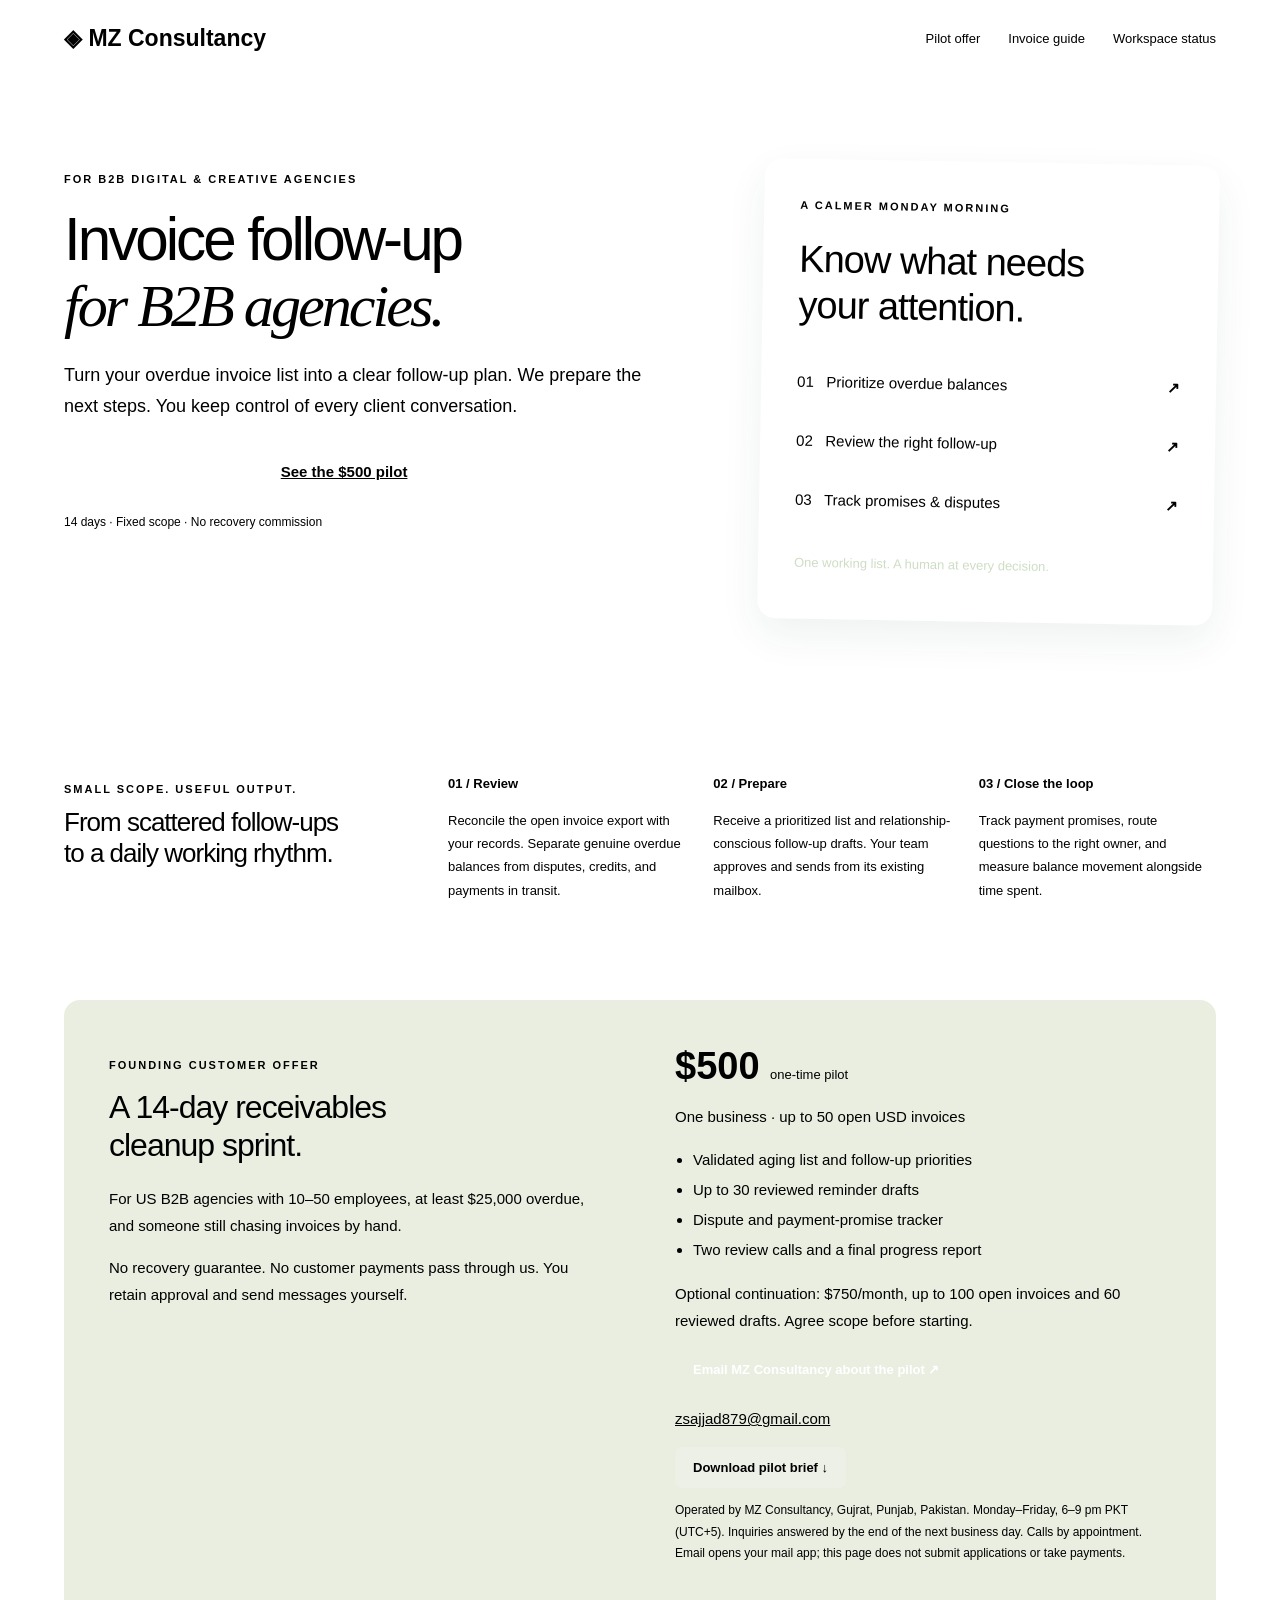
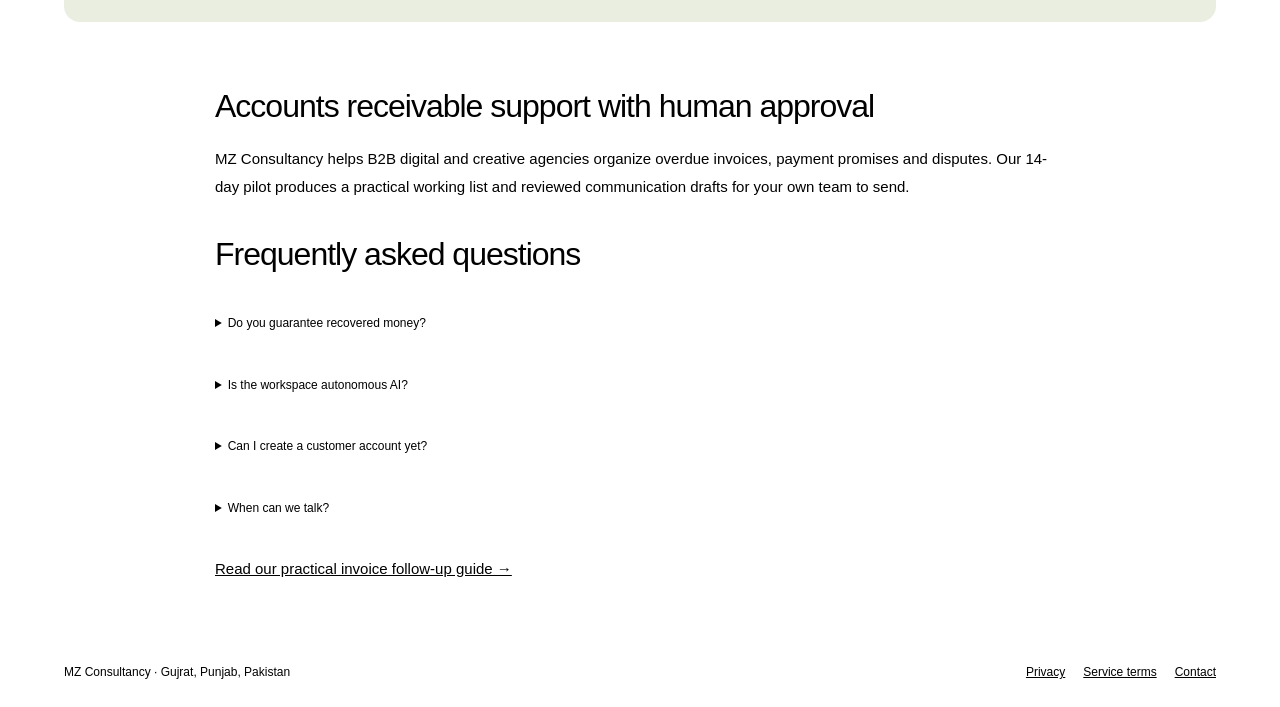
<file: index.html>
<!doctype html><html lang="en"><head><meta charset="utf-8"><meta name="viewport" content="width=device-width,initial-scale=1"><title>Invoice Follow-Up for Agencies | MZ Consultancy</title><meta name="description" content="A $500, 14-day receivables cleanup for B2B agencies. Reviewed reminders, dispute tracking and payment promises. Based in Gujrat, Pakistan."><meta name="robots" content="index,follow"><link rel="canonical" href="__SITE_ORIGIN__/"><meta property="og:type" content="website"><meta property="og:title" content="Invoice Follow-Up for Agencies | MZ Consultancy"><meta property="og:description" content="A $500, 14-day receivables cleanup for B2B agencies. Reviewed reminders, dispute tracking and payment promises. Based in Gujrat, Pakistan."><meta property="og:url" content="__SITE_ORIGIN__/"><meta name="twitter:card" content="summary"><link rel="icon" href="data:image/svg+xml,%3Csvg xmlns='http://www.w3.org/2000/svg' viewBox='0 0 40 40'%3E%3Crect width='40' height='40' rx='10' fill='%231e493f'/%3E%3Cpath d='M10 21l7 7 14-17' fill='none' stroke='%23d7ef94' stroke-width='4'/%3E%3C/svg%3E"><link rel="stylesheet" href="/style.css"><script type="application/ld+json">{"@context":"https://schema.org","@type":"Organization","name":"MZ Consultancy","url":"__SITE_ORIGIN__","email":"zsajjad879@gmail.com","address":{"@type":"PostalAddress","addressLocality":"Gujrat","addressRegion":"Punjab","addressCountry":"PK"}}</script></head><body><a class="skip" href="#main">Skip to content</a><header><a class="brand" href="/">◈ MZ Consultancy</a><nav><a href="/#pilot">Pilot offer</a><a href="/invoice-follow-up-guide.html">Invoice guide</a><a href="/workspace-status.html" target="_top">Workspace status</a></nav></header><main id="main"><section class="hero"><div><p class="eyebrow">FOR B2B DIGITAL & CREATIVE AGENCIES</p><h1>Invoice follow-up<br><em>for B2B agencies.</em></h1><p class="intro">Turn your overdue invoice list into a clear follow-up plan. We prepare the next steps. You keep control of every client conversation.</p><div class="actions"><a class="button" href="/workspace-status.html" target="_top">View workspace status ↗</a><a class="link" href="#pilot">See the $500 pilot</a></div><p class="muted">14 days · Fixed scope · No recovery commission</p></div><div class="hero-card"><span class="eyebrow">A CALMER MONDAY MORNING</span><h2>Know what needs<br>your attention.</h2><div class="mini"><span>01 &nbsp; Prioritize overdue balances</span><b>↗</b></div><div class="mini"><span>02 &nbsp; Review the right follow-up</span><b>↗</b></div><div class="mini"><span>03 &nbsp; Track promises & disputes</span><b>↗</b></div><p>One working list. A human at every decision.</p></div></section><section id="method" class="method"><div><p class="eyebrow">SMALL SCOPE. USEFUL OUTPUT.</p><h2>From scattered follow-ups<br>to a daily working rhythm.</h2></div><article><b>01 / Review</b><p>Reconcile the open invoice export with your records. Separate genuine overdue balances from disputes, credits, and payments in transit.</p></article><article><b>02 / Prepare</b><p>Receive a prioritized list and relationship-conscious follow-up drafts. Your team approves and sends from its existing mailbox.</p></article><article><b>03 / Close the loop</b><p>Track payment promises, route questions to the right owner, and measure balance movement alongside time spent.</p></article></section><section id="pilot" class="offer"><div><p class="eyebrow">FOUNDING CUSTOMER OFFER</p><h2>A 14-day receivables<br>cleanup sprint.</h2><p>For US B2B agencies with 10–50 employees, at least $25,000 overdue, and someone still chasing invoices by hand.</p><p>No recovery guarantee. No customer payments pass through us. You retain approval and send messages yourself.</p></div><div class="price"><h3>$500 <span>one-time pilot</span></h3><p>One business · up to 50 open USD invoices</p><ul><li>Validated aging list and follow-up priorities</li><li>Up to 30 reviewed reminder drafts</li><li>Dispute and payment-promise tracker</li><li>Two review calls and a final progress report</li></ul><p>Optional continuation: $750/month, up to 100 open invoices and 60 reviewed drafts. Agree scope before starting.</p><a class="button" href="mailto:zsajjad879@gmail.com?subject=Receivables%20Studio%20pilot%20inquiry">Email MZ Consultancy about the pilot ↗</a><p><a href="mailto:zsajjad879@gmail.com">zsajjad879@gmail.com</a></p><a class="button secondary" href="/pilot-brief.txt" download>Download pilot brief ↓</a><p class="muted">Operated by MZ Consultancy, Gujrat, Punjab, Pakistan. Monday–Friday, 6–9 pm PKT (UTC+5). Inquiries answered by the end of the next business day. Calls by appointment. Email opens your mail app; this page does not submit applications or take payments.</p></div></section><section class="content"><h2>Accounts receivable support with human approval</h2><p>MZ Consultancy helps B2B digital and creative agencies organize overdue invoices, payment promises and disputes. Our 14-day pilot produces a practical working list and reviewed communication drafts for your own team to send.</p><h2>Frequently asked questions</h2><details><summary>Do you guarantee recovered money?</summary><p>No. The fee covers the agreed review, drafts and report. Payments depend on your customers and their circumstances.</p></details><details><summary>Is the workspace autonomous AI?</summary><p>No. The current prototype uses editable templates and local-session calculations. It does not send messages, connect a bank, or store invoice files on a server.</p></details><details><summary>Can I create a customer account yet?</summary><p>Customer accounts are not open yet. We are preparing the protected workspace. You can email us to discuss the operator-assisted pilot and see a demonstration with fictional invoices.</p></details><details><summary>When can we talk?</summary><p>Monday–Friday, 6–9 pm Pakistan time (UTC+5), by appointment. Email zsajjad879@gmail.com to discuss the pilot.</p></details><p><a href="/invoice-follow-up-guide.html">Read our practical invoice follow-up guide →</a></p></section><footer><span>MZ Consultancy · Gujrat, Punjab, Pakistan</span><div class="legal-links"><a href="/privacy.html">Privacy</a><a href="/terms.html">Service terms</a><a href="mailto:zsajjad879@gmail.com">Contact</a></div></footer></main></body></html>
</file>
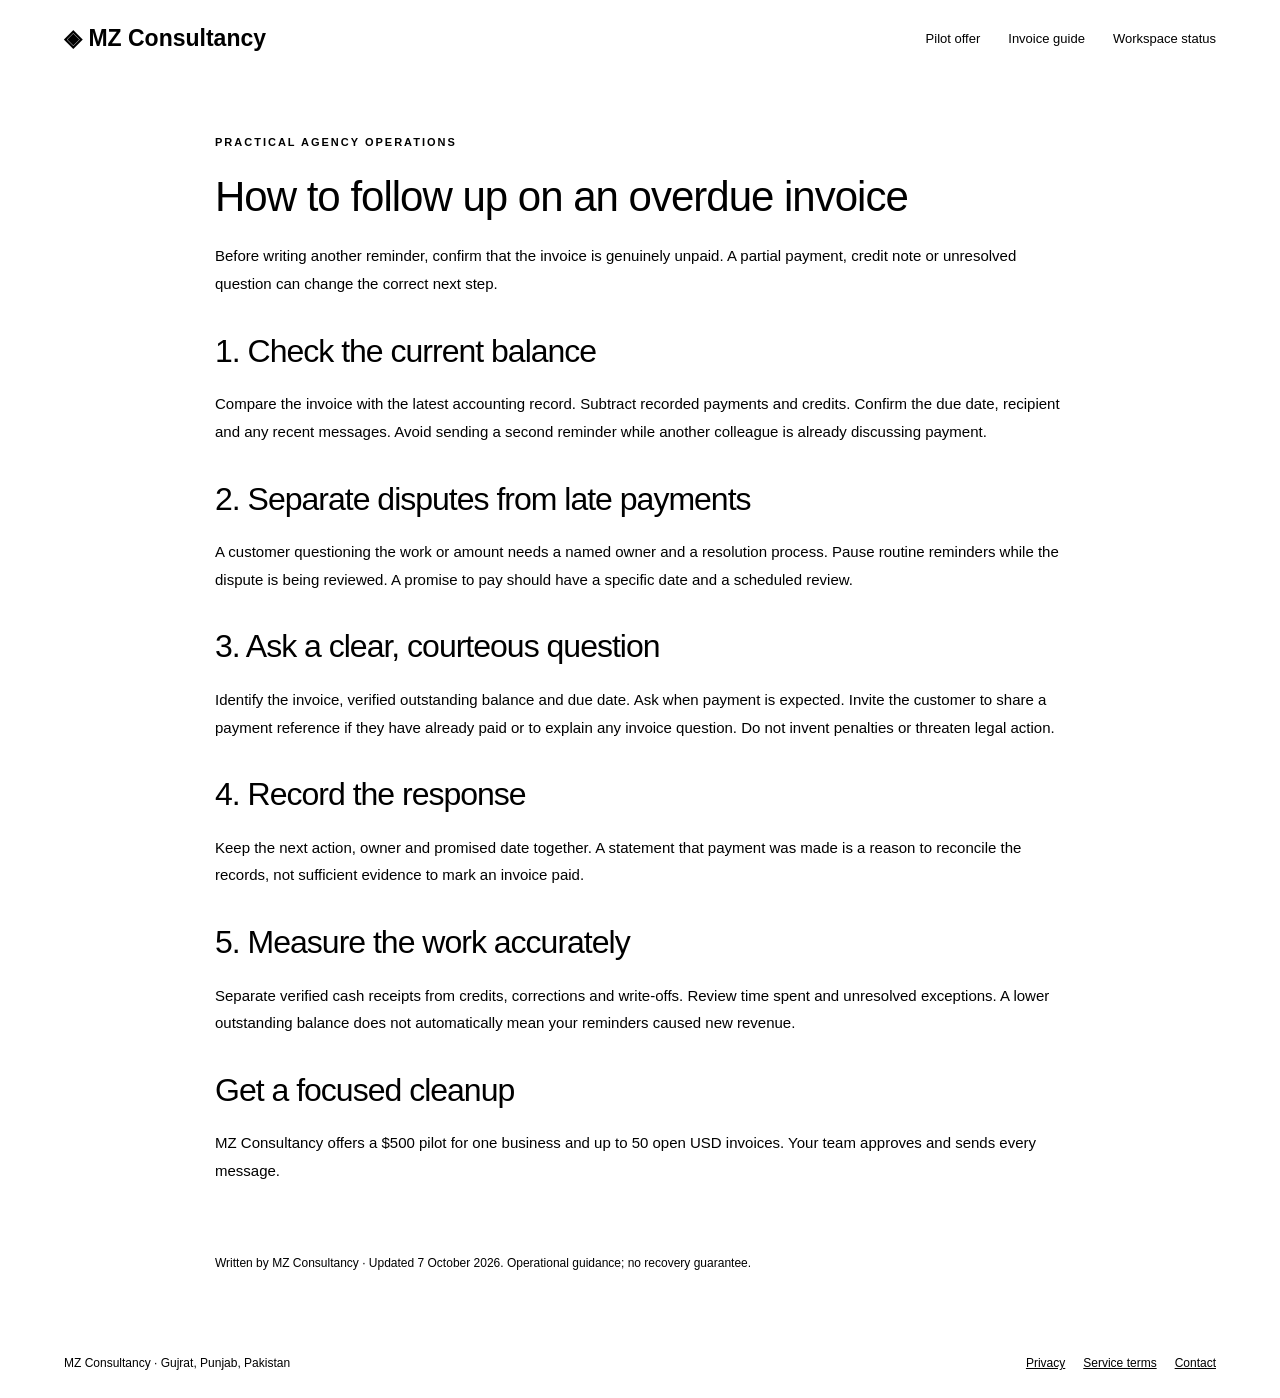
<file: invoice-follow-up-guide.html>
<!doctype html><html lang="en"><head><meta charset="utf-8"><meta name="viewport" content="width=device-width,initial-scale=1"><title>How to Follow Up on Overdue Invoices | MZ Consultancy</title><meta name="description" content="A practical invoice follow-up workflow for agencies: verify balances, check disputes, request payment dates and keep a clear record."><meta name="robots" content="index,follow"><link rel="canonical" href="__SITE_ORIGIN__/invoice-follow-up-guide.html"><meta property="og:type" content="website"><meta property="og:title" content="How to Follow Up on Overdue Invoices | MZ Consultancy"><meta property="og:description" content="A practical invoice follow-up workflow for agencies: verify balances, check disputes, request payment dates and keep a clear record."><meta property="og:url" content="__SITE_ORIGIN__/invoice-follow-up-guide.html"><meta name="twitter:card" content="summary"><link rel="icon" href="data:image/svg+xml,%3Csvg xmlns='http://www.w3.org/2000/svg' viewBox='0 0 40 40'%3E%3Crect width='40' height='40' rx='10' fill='%231e493f'/%3E%3Cpath d='M10 21l7 7 14-17' fill='none' stroke='%23d7ef94' stroke-width='4'/%3E%3C/svg%3E"><link rel="stylesheet" href="/style.css"></head><body><a class="skip" href="#main">Skip to content</a><header><a class="brand" href="/">◈ MZ Consultancy</a><nav><a href="/#pilot">Pilot offer</a><a href="/invoice-follow-up-guide.html">Invoice guide</a><a href="/workspace-status.html" target="_top">Workspace status</a></nav></header><main id="main"><article class="content"><p class="eyebrow">PRACTICAL AGENCY OPERATIONS</p><h1>How to follow up on an overdue invoice</h1><p>Before writing another reminder, confirm that the invoice is genuinely unpaid. A partial payment, credit note or unresolved question can change the correct next step.</p><h2>1. Check the current balance</h2><p>Compare the invoice with the latest accounting record. Subtract recorded payments and credits. Confirm the due date, recipient and any recent messages. Avoid sending a second reminder while another colleague is already discussing payment.</p><h2>2. Separate disputes from late payments</h2><p>A customer questioning the work or amount needs a named owner and a resolution process. Pause routine reminders while the dispute is being reviewed. A promise to pay should have a specific date and a scheduled review.</p><h2>3. Ask a clear, courteous question</h2><p>Identify the invoice, verified outstanding balance and due date. Ask when payment is expected. Invite the customer to share a payment reference if they have already paid or to explain any invoice question. Do not invent penalties or threaten legal action.</p><h2>4. Record the response</h2><p>Keep the next action, owner and promised date together. A statement that payment was made is a reason to reconcile the records, not sufficient evidence to mark an invoice paid.</p><h2>5. Measure the work accurately</h2><p>Separate verified cash receipts from credits, corrections and write-offs. Review time spent and unresolved exceptions. A lower outstanding balance does not automatically mean your reminders caused new revenue.</p><h2>Get a focused cleanup</h2><p>MZ Consultancy offers a $500 pilot for one business and up to 50 open USD invoices. Your team approves and sends every message.</p><a class="button" href="/#pilot">See the pilot scope</a><p class="muted">Written by MZ Consultancy · Updated 7 October 2026. Operational guidance; no recovery guarantee.</p></article><footer><span>MZ Consultancy · Gujrat, Punjab, Pakistan</span><div class="legal-links"><a href="/privacy.html">Privacy</a><a href="/terms.html">Service terms</a><a href="mailto:zsajjad879@gmail.com">Contact</a></div></footer></main></body></html>
</file>
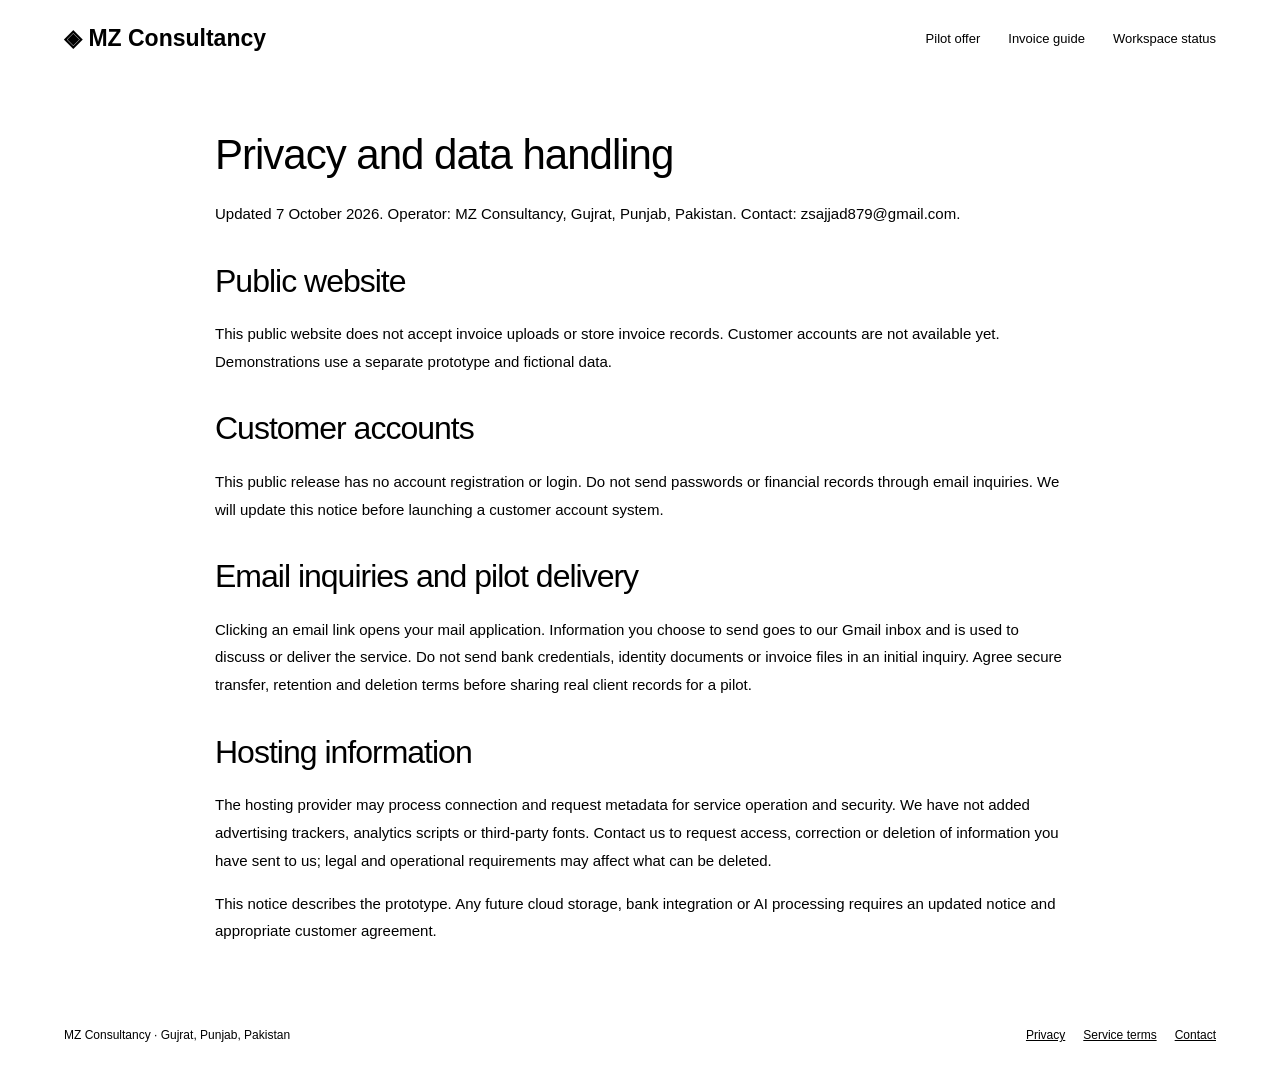
<file: privacy.html>
<!doctype html><html lang="en"><head><meta charset="utf-8"><meta name="viewport" content="width=device-width,initial-scale=1"><title>Privacy | MZ Consultancy</title><meta name="description" content="How the Receivables Studio prototype handles local invoice data, sign-in and email inquiries."><meta name="robots" content="index,follow"><link rel="canonical" href="__SITE_ORIGIN__/privacy.html"><meta property="og:type" content="website"><meta property="og:title" content="Privacy | MZ Consultancy"><meta property="og:description" content="How the Receivables Studio prototype handles local invoice data, sign-in and email inquiries."><meta property="og:url" content="__SITE_ORIGIN__/privacy.html"><meta name="twitter:card" content="summary"><link rel="icon" href="data:image/svg+xml,%3Csvg xmlns='http://www.w3.org/2000/svg' viewBox='0 0 40 40'%3E%3Crect width='40' height='40' rx='10' fill='%231e493f'/%3E%3Cpath d='M10 21l7 7 14-17' fill='none' stroke='%23d7ef94' stroke-width='4'/%3E%3C/svg%3E"><link rel="stylesheet" href="/style.css"></head><body><a class="skip" href="#main">Skip to content</a><header><a class="brand" href="/">◈ MZ Consultancy</a><nav><a href="/#pilot">Pilot offer</a><a href="/invoice-follow-up-guide.html">Invoice guide</a><a href="/workspace-status.html" target="_top">Workspace status</a></nav></header><main id="main"><article class="content"><h1>Privacy and data handling</h1><p>Updated 7 October 2026. Operator: MZ Consultancy, Gujrat, Punjab, Pakistan. Contact: zsajjad879@gmail.com.</p><h2>Public website</h2><p>This public website does not accept invoice uploads or store invoice records. Customer accounts are not available yet. Demonstrations use a separate prototype and fictional data.</p><h2>Customer accounts</h2><p>This public release has no account registration or login. Do not send passwords or financial records through email inquiries. We will update this notice before launching a customer account system.</p><h2>Email inquiries and pilot delivery</h2><p>Clicking an email link opens your mail application. Information you choose to send goes to our Gmail inbox and is used to discuss or deliver the service. Do not send bank credentials, identity documents or invoice files in an initial inquiry. Agree secure transfer, retention and deletion terms before sharing real client records for a pilot.</p><h2>Hosting information</h2><p>The hosting provider may process connection and request metadata for service operation and security. We have not added advertising trackers, analytics scripts or third-party fonts. Contact us to request access, correction or deletion of information you have sent to us; legal and operational requirements may affect what can be deleted.</p><p>This notice describes the prototype. Any future cloud storage, bank integration or AI processing requires an updated notice and appropriate customer agreement.</p></article><footer><span>MZ Consultancy · Gujrat, Punjab, Pakistan</span><div class="legal-links"><a href="/privacy.html">Privacy</a><a href="/terms.html">Service terms</a><a href="mailto:zsajjad879@gmail.com">Contact</a></div></footer></main></body></html>
</file>
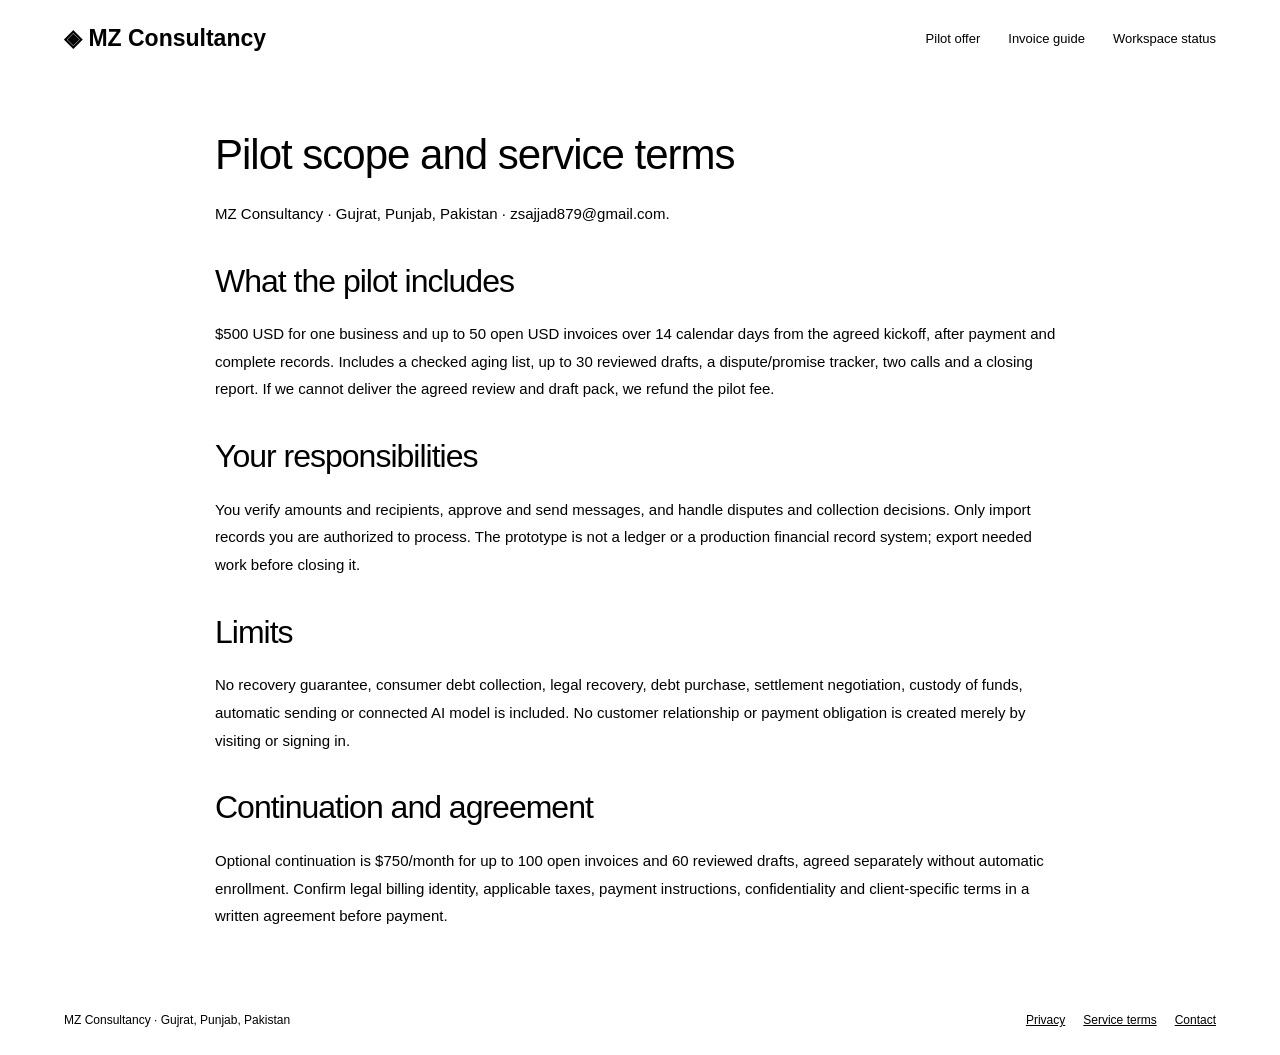
<file: terms.html>
<!doctype html><html lang="en"><head><meta charset="utf-8"><meta name="viewport" content="width=device-width,initial-scale=1"><title>Pilot Scope and Terms | MZ Consultancy</title><meta name="description" content="Scope, pricing and responsibilities for the MZ Consultancy receivables pilot."><meta name="robots" content="index,follow"><link rel="canonical" href="__SITE_ORIGIN__/terms.html"><meta property="og:type" content="website"><meta property="og:title" content="Pilot Scope and Terms | MZ Consultancy"><meta property="og:description" content="Scope, pricing and responsibilities for the MZ Consultancy receivables pilot."><meta property="og:url" content="__SITE_ORIGIN__/terms.html"><meta name="twitter:card" content="summary"><link rel="icon" href="data:image/svg+xml,%3Csvg xmlns='http://www.w3.org/2000/svg' viewBox='0 0 40 40'%3E%3Crect width='40' height='40' rx='10' fill='%231e493f'/%3E%3Cpath d='M10 21l7 7 14-17' fill='none' stroke='%23d7ef94' stroke-width='4'/%3E%3C/svg%3E"><link rel="stylesheet" href="/style.css"></head><body><a class="skip" href="#main">Skip to content</a><header><a class="brand" href="/">◈ MZ Consultancy</a><nav><a href="/#pilot">Pilot offer</a><a href="/invoice-follow-up-guide.html">Invoice guide</a><a href="/workspace-status.html" target="_top">Workspace status</a></nav></header><main id="main"><article class="content"><h1>Pilot scope and service terms</h1><p>MZ Consultancy · Gujrat, Punjab, Pakistan · zsajjad879@gmail.com.</p><h2>What the pilot includes</h2><p>$500 USD for one business and up to 50 open USD invoices over 14 calendar days from the agreed kickoff, after payment and complete records. Includes a checked aging list, up to 30 reviewed drafts, a dispute/promise tracker, two calls and a closing report. If we cannot deliver the agreed review and draft pack, we refund the pilot fee.</p><h2>Your responsibilities</h2><p>You verify amounts and recipients, approve and send messages, and handle disputes and collection decisions. Only import records you are authorized to process. The prototype is not a ledger or a production financial record system; export needed work before closing it.</p><h2>Limits</h2><p>No recovery guarantee, consumer debt collection, legal recovery, debt purchase, settlement negotiation, custody of funds, automatic sending or connected AI model is included. No customer relationship or payment obligation is created merely by visiting or signing in.</p><h2>Continuation and agreement</h2><p>Optional continuation is $750/month for up to 100 open invoices and 60 reviewed drafts, agreed separately without automatic enrollment. Confirm legal billing identity, applicable taxes, payment instructions, confidentiality and client-specific terms in a written agreement before payment.</p></article><footer><span>MZ Consultancy · Gujrat, Punjab, Pakistan</span><div class="legal-links"><a href="/privacy.html">Privacy</a><a href="/terms.html">Service terms</a><a href="mailto:zsajjad879@gmail.com">Contact</a></div></footer></main></body></html>
</file>
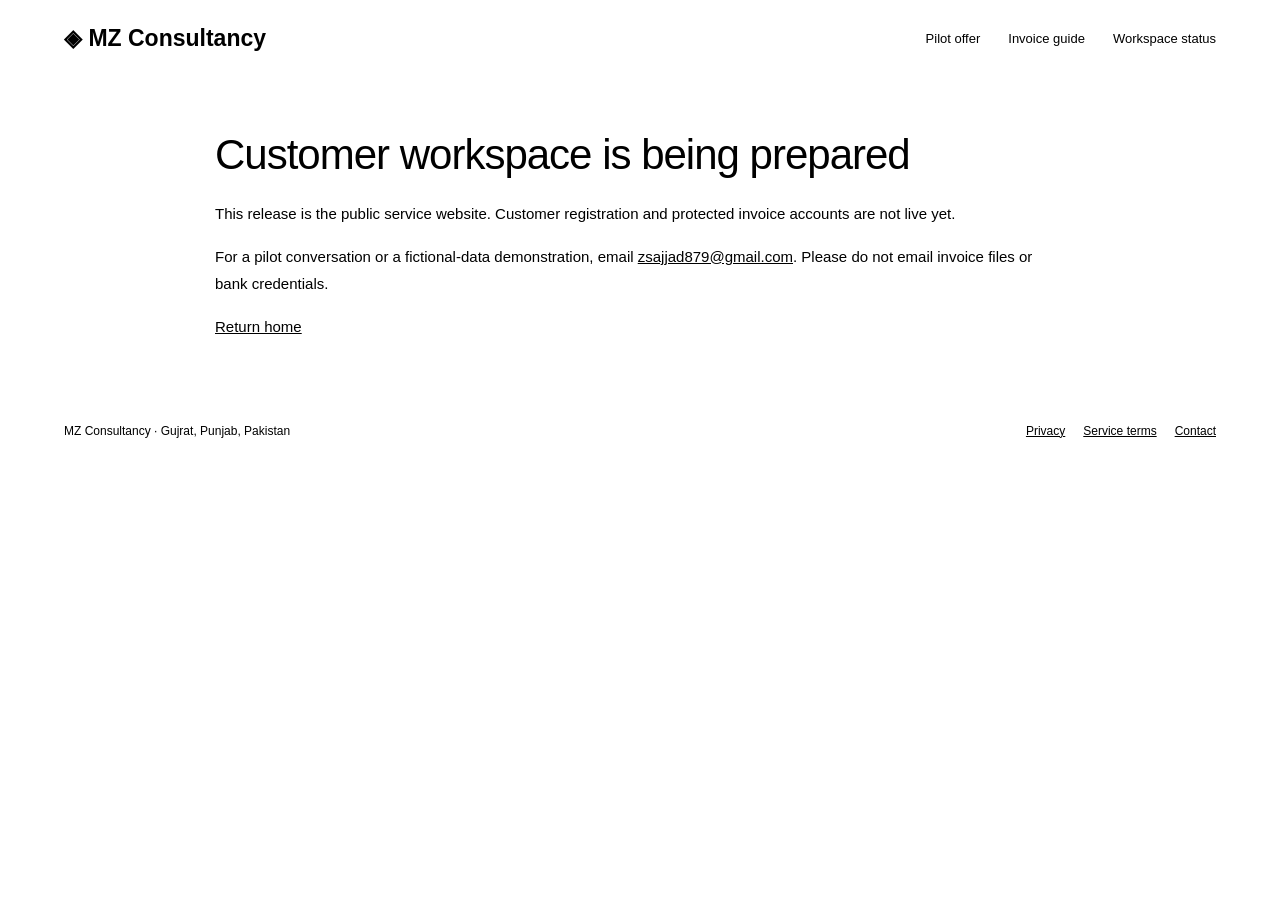
<file: workspace-status.html>
<!doctype html><html lang="en"><head><meta charset="utf-8"><meta name="viewport" content="width=device-width,initial-scale=1"><title>Customer workspace is being prepared | MZ Consultancy</title><meta name="description" content="Customer accounts are not open yet."><meta name="robots" content="noindex,nofollow"><link rel="canonical" href="__SITE_ORIGIN__/workspace-status.html.html"><meta property="og:type" content="website"><meta property="og:title" content="Customer workspace is being prepared | MZ Consultancy"><meta property="og:description" content="This page could not be found."><meta property="og:url" content="__SITE_ORIGIN__/workspace-status.html.html"><meta name="twitter:card" content="summary"><link rel="icon" href="data:image/svg+xml,%3Csvg xmlns='http://www.w3.org/2000/svg' viewBox='0 0 40 40'%3E%3Crect width='40' height='40' rx='10' fill='%231e493f'/%3E%3Cpath d='M10 21l7 7 14-17' fill='none' stroke='%23d7ef94' stroke-width='4'/%3E%3C/svg%3E"><link rel="stylesheet" href="/style.css"></head><body><a class="skip" href="#main">Skip to content</a><header><a class="brand" href="/">◈ MZ Consultancy</a><nav><a href="/#pilot">Pilot offer</a><a href="/invoice-follow-up-guide.html">Invoice guide</a><a href="/workspace-status.html" target="_top">Workspace status</a></nav></header><main id="main"><section class="content"><h1>Customer workspace is being prepared</h1><p>This release is the public service website. Customer registration and protected invoice accounts are not live yet.</p><p>For a pilot conversation or a fictional-data demonstration, email <a href="mailto:zsajjad879@gmail.com">zsajjad879@gmail.com</a>. Please do not email invoice files or bank credentials.</p><a href="/">Return home</a></section><footer><span>MZ Consultancy · Gujrat, Punjab, Pakistan</span><div class="legal-links"><a href="/privacy.html">Privacy</a><a href="/terms.html">Service terms</a><a href="mailto:zsajjad879@gmail.com">Contact</a></div></footer></main></body></html>
</file>
<file: style.css>
500;600;700&family=Manrope:wght@400;500;600;700;800&display=swap');
:root{--ink:#173e35;--paper:#f7f8f2;--lime:#d9ef9c;--line:#dce2d8;--muted:#607169}*{box-sizing:border-box}html{scroll-behavior:smooth}body{margin:0;background:var(--paper);color:var(--ink);font:15px 'DM Sans',Arial,sans-serif}header{padding:25px 5%;display:flex;justify-content:space-between;align-items:center;border-bottom:1px solid var(--line)}a{color:inherit}.brand{font:800 23px Manrope,Arial;text-decoration:none}nav{display:flex;gap:28px}nav a{text-decoration:none;font-size:13px}main{max-width:1440px;margin:auto;padding:0 5%}section{scroll-margin-top:24px}.hero{display:grid;grid-template-columns:1.4fr 1fr;gap:60px;padding:85px 0}.eyebrow{font-size:11px;letter-spacing:2px;font-weight:700}h1{font:500 clamp(40px,4.7vw,68px)/1.09 Manrope,Arial;letter-spacing:-3px;margin:22px 0}h1 em{font-family:Georgia,serif;font-weight:400}h2{font:500 32px/1.2 Manrope,Arial;letter-spacing:-1px;margin:12px 0 20px}.intro{font-size:18px;line-height:1.7;max-width:580px}.actions{display:flex;align-items:center;gap:24px;margin:30px 0 20px}button,.button{border:0;border-radius:7px;background:var(--ink);color:white;padding:13px 18px;font:600 13px 'DM Sans',Arial;cursor:pointer;text-decoration:none;display:inline-block}button:disabled{opacity:.4;cursor:not-allowed}.secondary{background:#edf0e7;color:var(--ink)}.link{font-weight:600}.muted{color:var(--muted);font-size:12px;line-height:1.7}.hero-card{background:var(--ink);border-radius:18px;padding:36px;color:var(--paper);transform:rotate(1deg);box-shadow:0 16px 40px #173e3512}.hero-card h2{font-size:38px;margin:25px 0}.mini{padding:20px 0;border-bottom:1px solid #ffffff30;display:flex;justify-content:space-between}.mini b{color:var(--lime)}.hero-card>p{color:#ceddc4;font-size:13px;margin-top:25px}#workspace{border-top:1px solid var(--line);padding:45px 0}.section-title{display:flex;justify-content:space-between;align-items:center;gap:20px}.pill{font-size:11px;border:1px solid var(--line);padding:9px 13px;border-radius:20px;background:#fff}.toolbar{display:flex;align-items:end;gap:12px;flex-wrap:wrap;margin:20px 0}label{display:flex;flex-direction:column;gap:7px;font-size:11px;font-weight:600}input,select,textarea{border:1px solid var(--line);padding:10px;background:white;color:var(--ink);border-radius:6px;font:13px 'DM Sans',Arial}input[type=file]{max-width:240px}input:focus,select:focus,textarea:focus,button:focus-visible,a:focus-visible{outline:3px solid #94ae61;outline-offset:3px}#notice{font-size:13px;min-height:18px;color:#81532b}.stats{display:grid;grid-template-columns:repeat(4,1fr);gap:14px;margin:24px 0}.stat{background:white;border:1px solid var(--line);padding:23px;border-radius:10px}.stat:first-child{background:var(--lime);border-color:var(--lime)}.stat span{font-size:12px}.stat strong{display:block;font:600 31px Manrope,Arial;margin-top:12px}.workgrid{display:grid;grid-template-columns:1.5fr 1fr;gap:20px}.ledger,aside{background:white;border:1px solid var(--line);border-radius:12px;padding:20px;min-width:0}.ledger .toolbar{margin:0 0 20px}.table-wrap{overflow:auto}table{border-collapse:collapse;width:100%;font-size:12px;text-align:left}th{font-size:10px;text-transform:uppercase;color:var(--muted);padding:12px 8px}td{border-top:1px solid var(--line);padding:16px 8px}td small{display:block;margin-top:5px;color:var(--muted)}td button{padding:0;color:var(--ink);background:none;text-align:left;font-weight:700}tr.selected{background:#f2f5e9}.tag{display:inline-block;padding:5px 7px;border-radius:5px;background:#eef2e7;font-size:10px}.tag.hold{background:#fff0d9;color:#795128}aside h3{font-size:23px;margin:12px 0}aside p{line-height:1.65}aside textarea{width:100%;min-height:210px;line-height:1.7}aside .toolbar button{padding:10px;font-size:11px}aside label{margin:12px 0}details{padding:20px 0;font-size:12px;line-height:1.8}summary{cursor:pointer}#history{font-size:11px;max-height:120px;overflow:auto;padding-left:18px}.method{display:grid;grid-template-columns:1.5fr 1fr 1fr 1fr;gap:28px;padding:65px 0;border-top:1px solid var(--line)}.method h2{font-size:26px}.method article{font-size:13px;line-height:1.8}.offer{display:grid;grid-template-columns:1fr 1fr;gap:70px;background:#e9eee1;padding:45px;border-radius:16px;margin:20px 0 65px}.offer p{line-height:1.8;max-width:480px}.price h3{font-size:38px;margin:0}.price h3 span{font-size:13px;font-weight:400}.price ul{padding-left:18px;line-height:2}.price button{width:100%}footer{display:flex;justify-content:space-between;gap:20px;align-items:center;padding:28px 0;border-top:1px solid var(--line);font-size:12px}@media(max-width:900px){.hero{gap:30px}.workgrid{grid-template-columns:1fr}.method{grid-template-columns:1fr 1fr}.offer{gap:30px;padding:28px}.stats{grid-template-columns:1fr 1fr}nav{gap:12px}}@media(max-width:620px){header{align-items:start}nav{flex-direction:column}.brand{font-size:17px}.hero{grid-template-columns:1fr;padding:45px 0}.hero-card{transform:none}.section-title{display:block}.method,.offer{grid-template-columns:1fr}.stat{padding:16px}.stat strong{font-size:24px}footer{flex-direction:column;align-items:start}.actions{gap:15px}h1{letter-spacing:-2px}.toolbar{align-items:stretch}.toolbar label{flex:1}}

.content{max-width:850px;margin:55px auto;line-height:1.85}.content h1{font-size:42px;letter-spacing:-1px}.content h2{margin-top:34px}.content nav{margin:24px 0}.skip{position:absolute;left:-10000px}.skip:focus{left:20px;top:12px;background:white;padding:12px;z-index:5}.legal-links{display:flex;gap:18px;flex-wrap:wrap}
</file>
